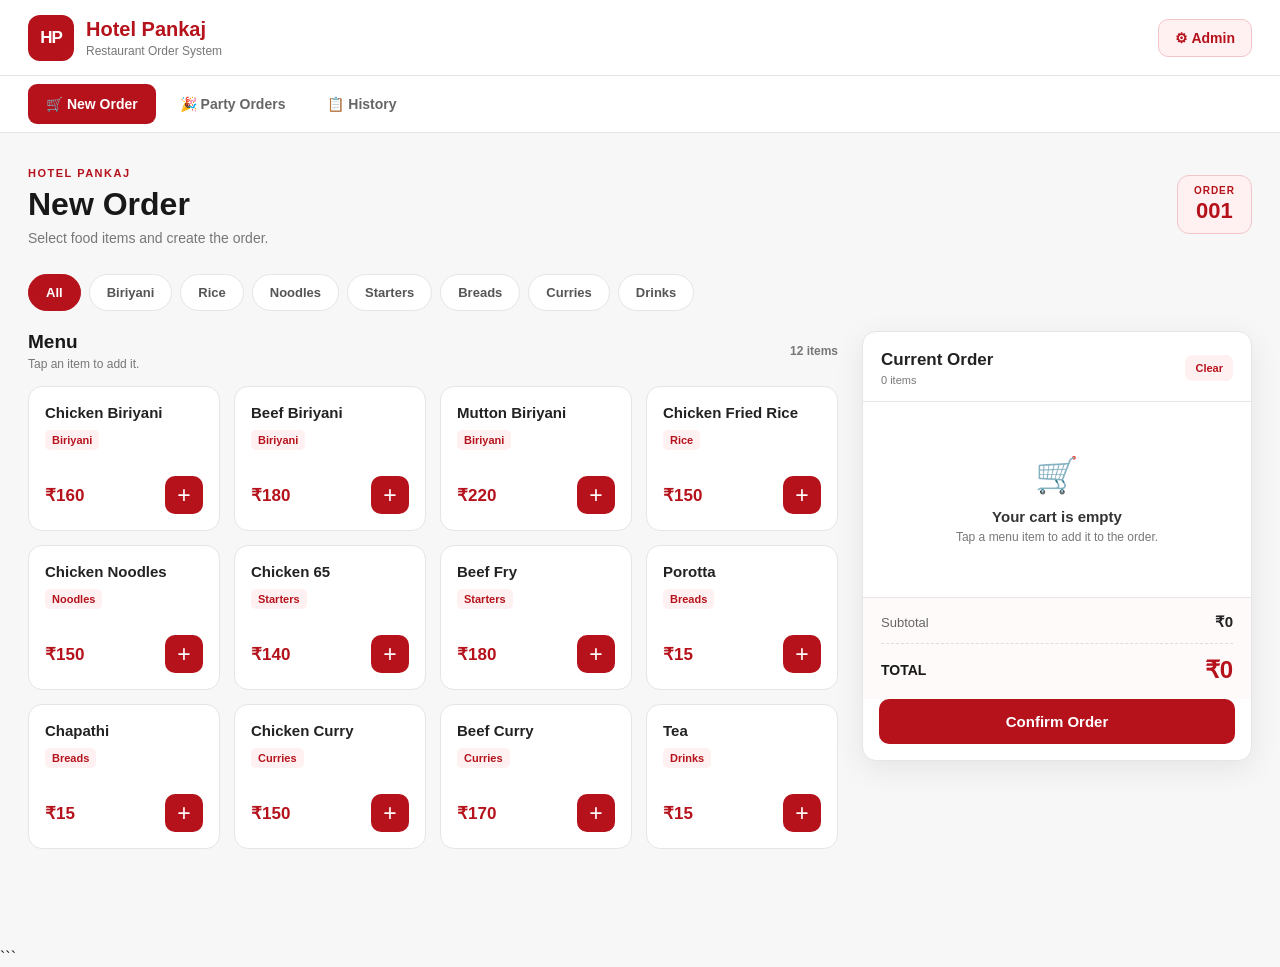
<file: index.html>
<!DOCTYPE html>
<html lang="en">

<head>
    <meta charset="UTF-8">

    <meta
        name="viewport"
        content="width=device-width, initial-scale=1.0"
    >

    <meta
        name="theme-color"
        content="#b5121b"
    >

    <meta
        name="description"
        content="Hotel Pankaj Restaurant Order System"
    >

    <title>Hotel Pankaj | Orders</title>

    <link
        rel="stylesheet"
        href="style.css"
    >
</head>

<body>

<header class="topbar">

    <div class="brand">

        <div class="brand-logo">
            HP
        </div>

        <div>
            <h1>Hotel Pankaj</h1>
            <p>Restaurant Order System</p>
        </div>

    </div>

    <a
        href="admin.html"
        class="admin-link"
    >
        ⚙ Admin
    </a>

</header>


<nav class="nav">

    <button
        class="nav-btn active"
        onclick="showPage('orderPage', this)"
    >
        🛒 New Order
    </button>

    <button
        class="nav-btn"
        onclick="showPage('partyPage', this)"
    >
        🎉 Party Orders
    </button>

    <button
        class="nav-btn"
        onclick="showPage('historyPage', this)"
    >
        📋 History
    </button>

</nav>


<main>


<!-- =========================
     NEW ORDER
========================= -->

<section
    id="orderPage"
    class="page active"
>

    <div class="page-title">

        <div>
            <span>HOTEL PANKAJ</span>

            <h2>New Order</h2>

            <p>
                Select food items and create the order.
            </p>
        </div>

        <div class="order-number">
            ORDER
            <strong id="orderNumber">001</strong>
        </div>

    </div>


    <div
        id="categories"
        class="categories"
    ></div>


    <div class="order-layout">


        <!-- MENU -->

        <section class="menu-area">

            <div class="section-title">

                <div>
                    <h3>Menu</h3>
                    <p>Tap an item to add it.</p>
                </div>

                <span id="menuCount">
                    0 items
                </span>

            </div>


            <div
                id="menuGrid"
                class="menu-grid"
            ></div>

        </section>


        <!-- CART -->

        <aside
            id="cartPanel"
            class="cart-panel"
        >

            <div class="cart-header">

                <div>
                    <h3>Current Order</h3>

                    <span id="cartCount">
                        0 items
                    </span>
                </div>

                <button
                    onclick="clearCart()"
                    class="clear-btn"
                >
                    Clear
                </button>

            </div>


            <div
                id="cartItems"
                class="cart-items"
            ></div>


            <div class="cart-total">

                <div>
                    <span>Subtotal</span>

                    <strong id="subtotal">
                        ₹0
                    </strong>
                </div>

                <div class="grand-total">

                    <span>TOTAL</span>

                    <strong id="total">
                        ₹0
                    </strong>

                </div>

            </div>


            <button
                class="confirm-btn"
                onclick="confirmOrder()"
            >
                Confirm Order
            </button>

        </aside>

    </div>

</section>



<!-- =========================
     PARTY ORDERS
========================= -->

<section
    id="partyPage"
    class="page"
>

    <div class="page-title">

        <div>

            <span>HOTEL PANKAJ</span>

            <h2>Party Orders</h2>

            <p>
                Manage party and catering orders.
            </p>

        </div>

        <button
            class="primary-btn"
            onclick="openPartyModal()"
        >
            + New Party Order
        </button>

    </div>


    <div
        id="partyOrders"
        class="party-list"
    ></div>

</section>



<!-- =========================
     HISTORY
========================= -->

<section
    id="historyPage"
    class="page"
>

    <div class="page-title">

        <div>

            <span>HOTEL PANKAJ</span>

            <h2>Order History</h2>

            <p>
                Previously confirmed orders.
            </p>

        </div>

    </div>


    <div
        id="history"
        class="history-list"
    ></div>

</section>

</main>



<!-- MOBILE CART -->

<div
    id="mobileCart"
    class="mobile-cart"
    onclick="toggleMobileCart()"
>

    <span>
        🛒
        <b id="mobileCount">0 items</b>
    </span>

    <strong id="mobileTotal">
        ₹0
    </strong>

    <span>→</span>

</div>



<!-- =========================
     PARTY MODAL
========================= -->

<div
    id="partyModal"
    class="modal"
>

    <div class="modal-box">

        <div class="modal-header">

            <div>

                <span>HOTEL PANKAJ</span>

                <h2>New Party Order</h2>

            </div>

            <button
                onclick="closePartyModal()"
                class="close-btn"
            >
                ×
            </button>

        </div>


        <div class="form-grid">

            <div class="form-group">

                <label>
                    Customer / Party Name
                </label>

                <input
                    id="partyName"
                    type="text"
                    placeholder="Customer name"
                >

            </div>


            <div class="form-group">

                <label>
                    Phone
                </label>

                <input
                    id="partyPhone"
                    type="tel"
                    placeholder="Phone number"
                >

            </div>


            <div class="form-group">

                <label>
                    Event Date
                </label>

                <input
                    id="partyDate"
                    type="date"
                >

            </div>


            <div class="form-group">

                <label>
                    Number of People
                </label>

                <input
                    id="partyPeople"
                    type="number"
                    min="1"
                    placeholder="50"
                >

            </div>

        </div>


        <div class="party-items-header">

            <h3>Items</h3>

            <button
                class="small-btn"
                onclick="addPartyItem()"
            >
                + Add Item
            </button>

        </div>


        <div
            id="partyItems"
            class="party-items"
        ></div>


        <div class="form-group">

            <label>Notes</label>

            <textarea
                id="partyNotes"
                placeholder="Special requirements..."
            ></textarea>

        </div>


        <div class="form-group">

            <label>
                Advance Payment
            </label>

            <input
                id="partyAdvance"
                type="number"
                min="0"
                placeholder="₹0"
                oninput="updatePartyTotal()"
            >

        </div>


        <div class="party-total">

            <span>Total</span>

            <strong id="partyTotal">
                ₹0
            </strong>

        </div>


        <div class="modal-actions">

            <button
                class="secondary-btn"
                onclick="closePartyModal()"
            >
                Cancel
            </button>

            <button
                class="primary-btn"
                onclick="savePartyOrder()"
            >
                Save Party Order
            </button>

        </div>

    </div>

</div>



<!-- =========================
     BILL MODAL
========================= -->

<div
    id="billModal"
    class="modal"
>

    <div class="modal-box bill-box">

        <div class="modal-header">

            <div>

                <span>HOTEL PANKAJ</span>

                <h2>Order Bill</h2>

            </div>

            <button
                onclick="closeBill()"
                class="close-btn"
            >
                ×
            </button>

        </div>


        <div
            id="billContent"
            class="bill-content"
        ></div>


        <div class="modal-actions">

            <button
                class="secondary-btn"
                onclick="closeBill()"
            >
                Close
            </button>

            <button
                class="primary-btn"
                onclick="printBill()"
            >
                🖨 Print
            </button>

        </div>

    </div>

</div>


<script src="app.js"></script>

</body>
</html>
```
</file>
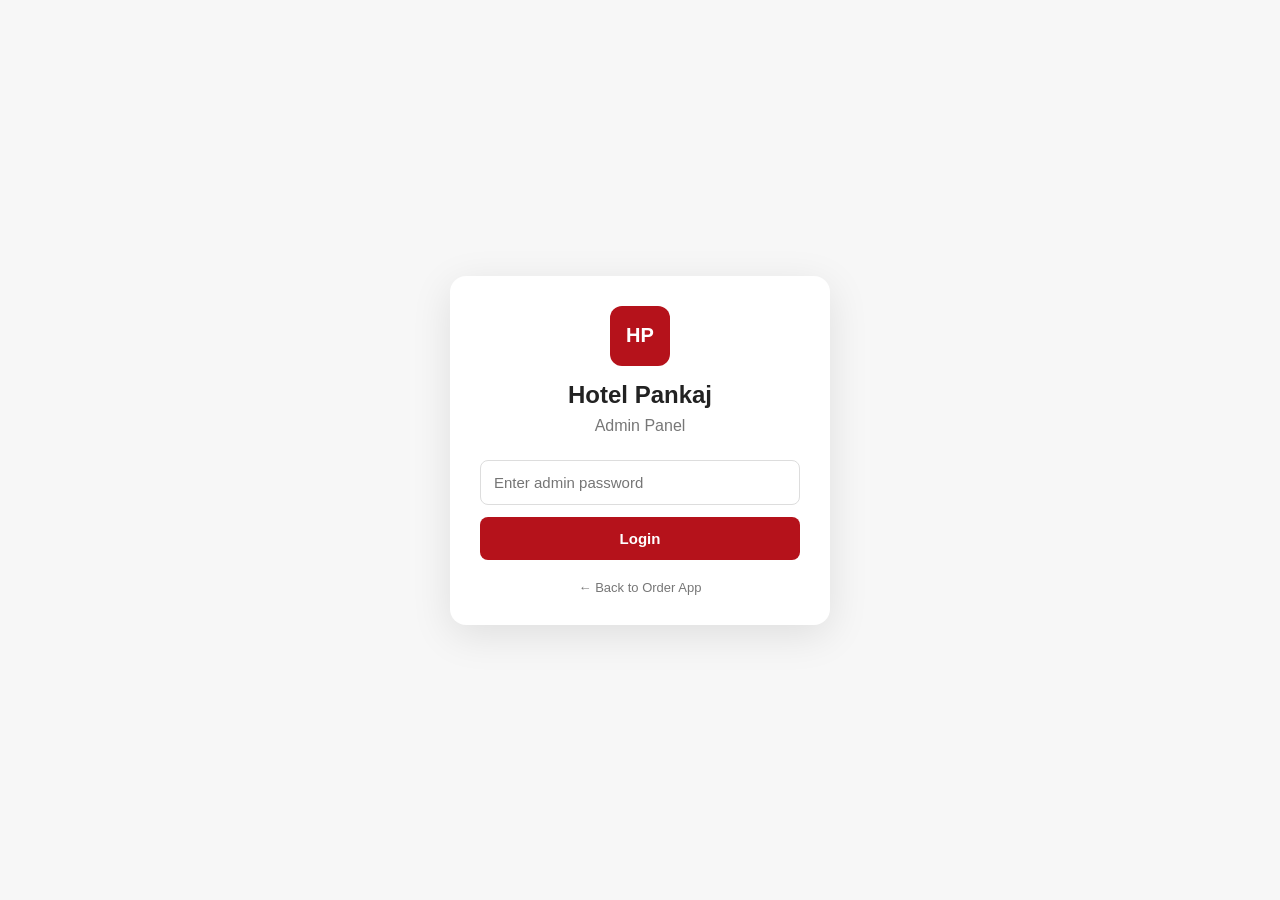
<file: admin.html>
<!DOCTYPE html>
<html lang="en">

<head>

    <meta charset="UTF-8">

    <meta
        name="viewport"
        content="width=device-width, initial-scale=1.0"
    >

    <meta
        name="theme-color"
        content="#b5121b"
    >

    <title>Hotel Pankaj | Admin Panel</title>

    <link
        rel="stylesheet"
        href="admin.css"
    >

</head>

<body>

<header class="admin-header">

    <div class="brand">

        <div class="brand-logo">
            HP
        </div>

        <div>

            <h1>
                Hotel Pankaj
            </h1>

            <p>
                Admin Panel
            </p>

        </div>

    </div>

    <div class="header-actions">

        <button
            class="logout-btn"
            onclick="logoutAdmin()"
        >
            Logout
        </button>

        <a
            href="index.html"
            class="back-btn"
        >
            ← Order App
        </a>

    </div>

</header>


<main class="admin-container">

    <section class="dashboard-header">

        <div>

            <span class="eyebrow">
                MENU MANAGEMENT
            </span>

            <h2>
                Manage Menu
            </h2>

            <p>
                Add, edit or remove food items and prices.
            </p>

        </div>

        <button
            class="add-main-btn"
            onclick="showAddForm()"
        >
            + Add Item
        </button>

    </section>


    <section class="stats">

        <div class="stat-card">

            <span>
                Menu Items
            </span>

            <strong id="totalItems">
                0
            </strong>

        </div>

        <div class="stat-card">

            <span>
                Categories
            </span>

            <strong id="totalCategories">
                0
            </strong>

        </div>

        <div class="stat-card">

            <span>
                Orders
            </span>

            <strong id="totalOrders">
                0
            </strong>

        </div>

        <div class="stat-card">

            <span>
                Party Orders
            </span>

            <strong id="totalPartyOrders">
                0
            </strong>

        </div>

    </section>


    <section
        id="addItemSection"
        class="admin-card hidden"
    >

        <div class="card-title">

            <div>

                <span class="eyebrow">
                    NEW ITEM
                </span>

                <h3>
                    Add Menu Item
                </h3>

            </div>

            <button
                class="close-form-btn"
                onclick="hideAddForm()"
            >
                ×
            </button>

        </div>


        <form
            onsubmit="addNewItem(event)"
            class="item-form"
        >

            <div class="form-group">

                <label>
                    Item Name
                </label>

                <input
                    id="itemName"
                    type="text"
                    placeholder="Chicken Biriyani"
                    required
                >

            </div>


            <div class="form-group">

                <label>
                    Category
                </label>

                <select
                    id="itemCategory"
                    onchange="handleCategoryChange('add')"
                    required
                >

                    <option value="">
                        Select Category
                    </option>

                </select>

                <input
                    id="newCategory"
                    type="text"
                    placeholder="Enter new category"
                    style="display:none;"
                >

            </div>


            <div class="form-group">

                <label>
                    Price
                </label>

                <input
                    id="itemPrice"
                    type="number"
                    min="0"
                    step="0.01"
                    placeholder="160"
                    required
                >

            </div>


            <div class="form-actions">

                <button
                    type="button"
                    class="cancel-btn"
                    onclick="hideAddForm()"
                >
                    Cancel
                </button>

                <button
                    type="submit"
                    class="save-btn"
                >
                    Add Item
                </button>

            </div>

        </form>

    </section>


    <section class="admin-card">

        <div class="card-title">

            <div>

                <span class="eyebrow">
                    CURRENT MENU
                </span>

                <h3>
                    Menu Items
                </h3>

            </div>

            <input
                id="searchInput"
                class="search-input"
                type="search"
                placeholder="Search items..."
                oninput="renderAdminMenu()"
            >

        </div>


        <div
            id="menuList"
            class="menu-list"
        >
        </div>

    </section>


    <section class="admin-card">

        <div class="card-title">

            <div>

                <span class="eyebrow">
                    DATA
                </span>

                <h3>
                    System Data
                </h3>

            </div>

        </div>


        <div class="data-actions">

            <button
                class="secondary-btn"
                onclick="exportData()"
            >
                Export Data
            </button>

            <button
                class="danger-btn"
                onclick="resetData()"
            >
                Reset All Data
            </button>

        </div>

    </section>

</main>


<div
    id="editModal"
    class="modal"
>

    <div class="modal-box">

        <div class="modal-header">

            <div>

                <span class="eyebrow">
                    EDIT ITEM
                </span>

                <h2>
                    Update Menu Item
                </h2>

            </div>

            <button
                class="modal-close"
                onclick="closeEditModal()"
            >
                ×
            </button>

        </div>


        <div class="form-group">

            <label>
                Item Name
            </label>

            <input
                id="editName"
                type="text"
            >

        </div>


        <div class="form-group">

            <label>
                Category
            </label>

            <select
                id="editCategory"
                onchange="handleCategoryChange('edit')"
            >

                <option value="">
                    Select Category
                </option>

            </select>

            <input
                id="editNewCategory"
                type="text"
                placeholder="Enter new category"
                style="display:none;"
            >

        </div>


        <div class="form-group">

            <label>
                Price
            </label>

            <input
                id="editPrice"
                type="number"
                min="0"
                step="0.01"
            >

        </div>


        <div class="form-actions">

            <button
                class="cancel-btn"
                onclick="closeEditModal()"
            >
                Cancel
            </button>

            <button
                class="save-btn"
                onclick="saveEditedItem()"
            >
                Save Changes
            </button>

        </div>

    </div>

</div>


<script src="admin.js"></script>

</body>

</html>
</file>
<file: style.css>
* {
    margin: 0;
    padding: 0;
    box-sizing: border-box;
}

html {
    scroll-behavior: smooth;
}

body {
    font-family: Arial, Helvetica, sans-serif;
    background: #f7f7f7;
    color: #222;
    min-height: 100vh;
}

:root {
    --red: #b5121b;
    --red-dark: #8f0d14;
    --red-light: #fff1f2;
    --white: #ffffff;
    --black: #181818;
    --text: #242424;
    --muted: #777;
    --border: #e5e5e5;
    --bg: #f7f7f7;
    --green: #18864b;
    --shadow: 0 8px 30px rgba(0, 0, 0, 0.08);
    --radius: 14px;
}

/* =========================
   TOP BAR
========================= */

.topbar {
    height: 76px;
    background: var(--white);
    border-bottom: 1px solid var(--border);
    display: flex;
    align-items: center;
    justify-content: space-between;
    padding: 0 28px;
    position: sticky;
    top: 0;
    z-index: 100;
}

.brand {
    display: flex;
    align-items: center;
    gap: 12px;
}

.brand-logo {
    width: 46px;
    height: 46px;
    border-radius: 12px;
    background: var(--red);
    color: white;
    display: flex;
    align-items: center;
    justify-content: center;
    font-size: 17px;
    font-weight: 900;
    letter-spacing: -1px;
}

.brand h1 {
    font-size: 20px;
    line-height: 1.1;
    color: var(--red);
    font-weight: 800;
}

.brand p {
    margin-top: 4px;
    color: var(--muted);
    font-size: 12px;
}

.admin-link {
    text-decoration: none;
    color: var(--red);
    background: var(--red-light);
    border: 1px solid #f2c5c8;
    padding: 10px 16px;
    border-radius: 10px;
    font-weight: 700;
    font-size: 14px;
    transition: 0.2s;
}

.admin-link:hover {
    background: var(--red);
    color: white;
}

/* =========================
   NAVIGATION
========================= */

.nav {
    background: white;
    border-bottom: 1px solid var(--border);
    display: flex;
    gap: 6px;
    padding: 8px 28px;
    position: sticky;
    top: 76px;
    z-index: 90;
}

.nav-btn {
    border: none;
    background: transparent;
    color: #666;
    padding: 12px 18px;
    border-radius: 9px;
    font-size: 14px;
    font-weight: 700;
    cursor: pointer;
    transition: 0.2s;
}

.nav-btn:hover {
    background: #f7f7f7;
    color: var(--red);
}

.nav-btn.active {
    background: var(--red);
    color: white;
}

/* =========================
   MAIN
========================= */

main {
    max-width: 1450px;
    margin: auto;
    padding: 30px 28px 100px;
}

.page {
    display: none;
}

.page.active {
    display: block;
}

.page-title {
    display: flex;
    align-items: center;
    justify-content: space-between;
    gap: 20px;
    margin-bottom: 28px;
}

.page-title > div:first-child > span {
    color: var(--red);
    font-size: 11px;
    font-weight: 900;
    letter-spacing: 1.5px;
}

.page-title h2 {
    font-size: 32px;
    margin-top: 5px;
    color: var(--black);
}

.page-title p {
    margin-top: 7px;
    color: var(--muted);
    font-size: 14px;
}

/* =========================
   ORDER NUMBER
========================= */

.order-number {
    background: var(--red-light);
    border: 1px solid #f1c6c9;
    color: var(--red);
    border-radius: 12px;
    padding: 9px 16px;
    font-size: 10px;
    font-weight: 800;
    letter-spacing: 1px;
    text-align: center;
}

.order-number strong {
    display: block;
    font-size: 22px;
    letter-spacing: 0;
    margin-top: 2px;
}

/* =========================
   BUTTONS
========================= */

.primary-btn {
    border: none;
    background: var(--red);
    color: white;
    padding: 12px 18px;
    border-radius: 10px;
    font-size: 14px;
    font-weight: 800;
    cursor: pointer;
    transition: 0.2s;
}

.primary-btn:hover {
    background: var(--red-dark);
    transform: translateY(-1px);
}

.secondary-btn {
    border: 1px solid var(--border);
    background: white;
    color: #444;
    padding: 12px 18px;
    border-radius: 10px;
    font-size: 14px;
    font-weight: 700;
    cursor: pointer;
}

.secondary-btn:hover {
    background: #f5f5f5;
}

.small-btn {
    border: none;
    background: var(--red);
    color: white;
    padding: 8px 12px;
    border-radius: 8px;
    font-weight: 700;
    cursor: pointer;
}

/* =========================
   CATEGORIES
========================= */

.categories {
    display: flex;
    gap: 8px;
    overflow-x: auto;
    padding-bottom: 15px;
    margin-bottom: 5px;
    scrollbar-width: none;
}

.categories::-webkit-scrollbar {
    display: none;
}

.category-btn {
    flex-shrink: 0;
    border: 1px solid var(--border);
    background: white;
    color: #555;
    padding: 10px 17px;
    border-radius: 30px;
    font-size: 13px;
    font-weight: 700;
    cursor: pointer;
    transition: 0.2s;
}

.category-btn:hover {
    border-color: var(--red);
    color: var(--red);
}

.category-btn.active {
    background: var(--red);
    color: white;
    border-color: var(--red);
}

/* =========================
   ORDER LAYOUT
========================= */

.order-layout {
    display: grid;
    grid-template-columns: minmax(0, 1fr) 390px;
    gap: 24px;
    align-items: start;
}

.section-title {
    display: flex;
    justify-content: space-between;
    align-items: center;
    margin-bottom: 15px;
}

.section-title h3 {
    font-size: 19px;
    color: var(--black);
}

.section-title p {
    margin-top: 4px;
    color: var(--muted);
    font-size: 12px;
}

.section-title > span {
    font-size: 12px;
    color: var(--muted);
    font-weight: 700;
}

/* =========================
   MENU
========================= */

.menu-grid {
    display: grid;
    grid-template-columns: repeat(auto-fill, minmax(180px, 1fr));
    gap: 14px;
}

.menu-card {
    background: white;
    border: 1px solid var(--border);
    border-radius: var(--radius);
    padding: 16px;
    min-height: 145px;
    display: flex;
    flex-direction: column;
    justify-content: space-between;
    transition: transform 0.18s, box-shadow 0.18s, border-color 0.18s;
}

.menu-card:hover {
    transform: translateY(-2px);
    border-color: #e8aeb2;
    box-shadow: 0 8px 22px rgba(0, 0, 0, 0.07);
}

.menu-card-info h3 {
    font-size: 15px;
    line-height: 1.35;
    color: #222;
}

.menu-card-info span {
    display: inline-block;
    margin-top: 7px;
    font-size: 11px;
    color: var(--red);
    background: var(--red-light);
    padding: 4px 7px;
    border-radius: 5px;
    font-weight: 700;
}

.menu-card-bottom {
    display: flex;
    align-items: center;
    justify-content: space-between;
    margin-top: 15px;
}

.menu-card-bottom strong {
    color: var(--red);
    font-size: 17px;
}

.add-btn {
    width: 38px;
    height: 38px;
    border: none;
    border-radius: 10px;
    background: var(--red);
    color: white;
    font-size: 23px;
    line-height: 1;
    cursor: pointer;
    transition: 0.2s;
}

.add-btn:hover {
    background: var(--red-dark);
    transform: scale(1.05);
}

/* =========================
   CART
========================= */

.cart-panel {
    background: white;
    border: 1px solid var(--border);
    border-radius: var(--radius);
    box-shadow: var(--shadow);
    position: sticky;
    top: 135px;
    overflow: hidden;
}

.cart-header {
    padding: 18px 18px 15px;
    border-bottom: 1px solid var(--border);
    display: flex;
    align-items: center;
    justify-content: space-between;
}

.cart-header h3 {
    font-size: 17px;
}

.cart-header span {
    display: block;
    margin-top: 4px;
    font-size: 11px;
    color: var(--muted);
}

.clear-btn {
    border: none;
    background: #fff0f1;
    color: var(--red);
    padding: 7px 10px;
    border-radius: 7px;
    font-size: 11px;
    font-weight: 800;
    cursor: pointer;
}

.cart-items {
    max-height: 440px;
    overflow-y: auto;
    padding: 8px 16px;
}

.cart-item {
    display: flex;
    justify-content: space-between;
    gap: 10px;
    padding: 14px 0;
    border-bottom: 1px solid #f0f0f0;
}

.cart-item:last-child {
    border-bottom: none;
}

.cart-item-info {
    min-width: 0;
}

.cart-item-info h4 {
    font-size: 14px;
    white-space: nowrap;
    overflow: hidden;
    text-overflow: ellipsis;
}

.cart-item-info small {
    display: block;
    color: var(--muted);
    font-size: 11px;
    margin-top: 4px;
}

.cart-item > strong {
    color: var(--red);
    font-size: 14px;
    white-space: nowrap;
}

.quantity-control {
    display: flex;
    align-items: center;
    gap: 8px;
    margin-top: 9px;
}

.quantity-control button {
    width: 25px;
    height: 25px;
    border: 1px solid #ddd;
    background: white;
    border-radius: 6px;
    cursor: pointer;
    font-size: 16px;
    color: var(--red);
    font-weight: 800;
}

.quantity-control span {
    min-width: 18px;
    text-align: center;
    font-size: 13px;
    font-weight: 800;
}

.cart-total {
    padding: 15px 18px;
    border-top: 1px solid var(--border);
    background: #fffafa;
}

.cart-total > div {
    display: flex;
    justify-content: space-between;
    align-items: center;
}

.cart-total span {
    color: #666;
    font-size: 13px;
}

.cart-total strong {
    font-size: 15px;
}

.grand-total {
    margin-top: 12px;
    padding-top: 12px;
    border-top: 1px dashed #ddd;
}

.grand-total span {
    color: var(--black);
    font-size: 14px;
    font-weight: 900;
}

.grand-total strong {
    color: var(--red);
    font-size: 24px;
}

.confirm-btn {
    width: calc(100% - 32px);
    margin: 0 16px 16px;
    border: none;
    background: var(--red);
    color: white;
    padding: 14px;
    border-radius: 10px;
    font-size: 15px;
    font-weight: 900;
    cursor: pointer;
    transition: 0.2s;
}

.confirm-btn:hover {
    background: var(--red-dark);
}

/* =========================
   EMPTY STATES
========================= */

.empty-cart,
.empty-state {
    text-align: center;
    padding: 45px 20px;
    color: var(--muted);
}

.empty-icon {
    font-size: 35px;
    margin-bottom: 12px;
}

.empty-cart h3,
.empty-state h3 {
    color: #333;
    font-size: 15px;
    margin-bottom: 5px;
}

.empty-cart p,
.empty-state p {
    font-size: 12px;
}

/* =========================
   MOBILE CART
========================= */

.mobile-cart {
    display: none;
    position: fixed;
    bottom: 15px;
    left: 15px;
    right: 15px;
    z-index: 200;
    background: var(--red);
    color: white;
    padding: 14px 17px;
    border-radius: 13px;
    box-shadow: 0 8px 25px rgba(0, 0, 0, 0.25);
    align-items: center;
    justify-content: space-between;
    cursor: pointer;
}

.mobile-cart span {
    display: flex;
    align-items: center;
    gap: 7px;
    font-size: 14px;
}

.mobile-cart b {
    font-size: 13px;
}

.mobile-cart strong {
    font-size: 17px;
}

/* =========================
   PARTY ORDERS
========================= */

.party-list {
    display: grid;
    gap: 14px;
}

.party-card {
    background: white;
    border: 1px solid var(--border);
    border-radius: var(--radius);
    padding: 18px;
    display: flex;
    justify-content: space-between;
    gap: 20px;
}

.party-card-main h3 {
    font-size: 17px;
    margin-bottom: 8px;
}

.party-card-main p {
    font-size: 12px;
    color: var(--muted);
    margin-top: 5px;
}

.party-card-money {
    min-width: 130px;
    text-align: right;
    display: flex;
    flex-direction: column;
    gap: 4px;
}

.party-card-money span {
    color: var(--muted);
    font-size: 11px;
}

.party-card-money strong {
    color: var(--red);
    font-size: 21px;
}

.party-card-money small {
    font-size: 11px;
    color: #666;
}

/* =========================
   MODAL
========================= */

.modal {
    display: none;
    position: fixed;
    inset: 0;
    background: rgba(0, 0, 0, 0.55);
    z-index: 500;
    padding: 20px;
    overflow-y: auto;
    align-items: center;
    justify-content: center;
}

.modal.active {
    display: flex;
}

.modal-box {
    width: 100%;
    max-width: 650px;
    background: white;
    border-radius: 17px;
    box-shadow: 0 25px 70px rgba(0, 0, 0, 0.25);
    padding: 24px;
    max-height: 90vh;
    overflow-y: auto;
}

.bill-box {
    max-width: 520px;
}

.modal-header {
    display: flex;
    justify-content: space-between;
    align-items: flex-start;
    gap: 20px;
    margin-bottom: 25px;
}

.modal-header span {
    color: var(--red);
    font-size: 10px;
    font-weight: 900;
    letter-spacing: 1.5px;
}

.modal-header h2 {
    font-size: 23px;
    margin-top: 4px;
}

.modal-header p {
    margin-top: 5px;
    font-size: 12px;
    color: var(--muted);
}

.close-btn {
    border: none;
    background: #f5f5f5;
    width: 34px;
    height: 34px;
    border-radius: 8px;
    font-size: 22px;
    cursor: pointer;
    color: #555;
}

.close-btn:hover {
    background: #ffe9ea;
    color: var(--red);
}

/* =========================
   FORMS
========================= */

.form-grid {
    display: grid;
    grid-template-columns: repeat(2, 1fr);
    gap: 16px;
    margin-bottom: 22px;
}

.form-group {
    margin-bottom: 17px;
}

.form-group label {
    display: block;
    font-size: 12px;
    font-weight: 800;
    color: #444;
    margin-bottom: 7px;
}

.form-group input,
.form-group textarea,
.party-item-select,
.party-item-qty {
    width: 100%;
    border: 1px solid #ddd;
    background: white;
    border-radius: 9px;
    padding: 11px 12px;
    font-family: inherit;
    font-size: 13px;
    outline: none;
    transition: 0.2s;
}

.form-group textarea {
    resize: vertical;
    min-height: 80px;
}

.form-group input:focus,
.form-group textarea:focus,
.party-item-select:focus,
.party-item-qty:focus {
    border-color: var(--red);
    box-shadow: 0 0 0 3px rgba(181, 18, 27, 0.08);
}

/* =========================
   PARTY ITEMS
========================= */

.party-items-header {
    display: flex;
    align-items: center;
    justify-content: space-between;
    margin-bottom: 12px;
}

.party-items-header h3 {
    font-size: 16px;
}

.party-items {
    margin-bottom: 22px;
}

.party-item-row {
    display: grid;
    grid-template-columns: minmax(0, 1fr) 80px 38px;
    gap: 8px;
    margin-bottom: 9px;
    align-items: center;
}

.remove-party-btn {
    width: 36px;
    height: 38px;
    border: none;
    background: #fff0f1;
    color: var(--red);
    border-radius: 8px;
    font-size: 20px;
    cursor: pointer;
}

.party-total {
    display: flex;
    justify-content: space-between;
    align-items: center;
    background: var(--red-light);
    border: 1px solid #f2c6c9;
    padding: 15px 17px;
    border-radius: 10px;
    margin-bottom: 20px;
}

.party-total span {
    font-weight: 800;
    font-size: 14px;
}

.party-total strong {
    color: var(--red);
    font-size: 23px;
}

.modal-actions {
    display: flex;
    justify-content: flex-end;
    gap: 10px;
    padding-top: 5px;
}

/* =========================
   BILL
========================= */

.bill-content {
    border: 1px solid #eee;
    padding: 22px;
    border-radius: 10px;
    background: white;
}

.bill-heading {
    text-align: center;
    margin-bottom: 18px;
}

.bill-heading h2 {
    color: var(--red);
    font-size: 23px;
}

.bill-heading p {
    color: var(--muted);
    font-size: 12px;
    margin-top: 4px;
}

.bill-divider {
    border-top: 1px dashed #ccc;
    margin: 14px 0;
}

.bill-row {
    display: flex;
    justify-content: space-between;
    gap: 15px;
    padding: 7px 0;
    font-size: 13px;
}

.bill-row span {
    color: #555;
}

.bill-row strong {
    color: #222;
    text-align: right;
}

.bill-total {
    display: flex;
    justify-content: space-between;
    align-items: center;
    padding-top: 6px;
}

.bill-total span {
    font-weight: 900;
    font-size: 14px;
}

.bill-total strong {
    color: var(--red);
    font-size: 24px;
}

/* =========================
   HISTORY
========================= */

.history-list {
    display: grid;
    gap: 10px;
}

.history-card {
    background: white;
    border: 1px solid var(--border);
    border-radius: 12px;
    padding: 15px 18px;
    display: flex;
    justify-content: space-between;
    align-items: center;
    gap: 15px;
    cursor: pointer;
    transition: 0.2s;
}

.history-card:hover {
    border-color: #e4a8ac;
    transform: translateX(2px);
}

/*
   If app.js wraps the clickable
   history information inside
   .history-card-main
*/

.history-card-main {
    flex: 1;
    min-width: 0;
}

.history-card h3 {
    font-size: 15px;
    color: #222;
}

.history-card p {
    margin-top: 5px;
    color: var(--muted);
    font-size: 11px;
}

.history-card > strong {
    color: var(--red);
    font-size: 18px;
    white-space: nowrap;
}

/* =========================
   HISTORY DELETE BUTTON
========================= */

.history-delete-btn {
    flex-shrink: 0;
    width: 36px;
    height: 36px;

    display: flex;
    align-items: center;
    justify-content: center;

    border: 1px solid #f2c5c8;
    border-radius: 9px;

    background: #fff1f2;
    color: var(--red);

    font-size: 16px;
    font-weight: 800;

    cursor: pointer;

    transition:
        background 0.2s ease,
        color 0.2s ease,
        border-color 0.2s ease,
        transform 0.2s ease;
}

.history-delete-btn:hover {
    background: var(--red);
    color: white;
    border-color: var(--red);
    transform: scale(1.05);
}

.history-delete-btn:active {
    transform: scale(0.94);
}

/*
   Prevent delete button from
   looking like the history card
   itself when clicked.
*/

.history-delete-btn:focus {
    outline: none;
}

.history-delete-btn:focus-visible {
    outline: 3px solid rgba(181, 18, 27, 0.2);
    outline-offset: 2px;
}

/* =========================
   SCROLLBAR
========================= */

::-webkit-scrollbar {
    width: 7px;
    height: 7px;
}

::-webkit-scrollbar-track {
    background: #f5f5f5;
}

::-webkit-scrollbar-thumb {
    background: #ccc;
    border-radius: 20px;
}

::-webkit-scrollbar-thumb:hover {
    background: #aaa;
}

/* =========================
   TABLET
========================= */

@media (max-width: 1050px) {

    .order-layout {
        grid-template-columns: minmax(0, 1fr) 330px;
        gap: 16px;
    }

    .menu-grid {
        grid-template-columns: repeat(auto-fill, minmax(160px, 1fr));
    }

    main {
        padding-left: 18px;
        padding-right: 18px;
    }

    .topbar {
        padding-left: 18px;
        padding-right: 18px;
    }

    .nav {
        padding-left: 18px;
        padding-right: 18px;
    }
}

/* =========================
   MOBILE
========================= */

@media (max-width: 760px) {

    body {
        padding-bottom: 75px;
    }

    .topbar {
        height: 66px;
        padding: 0 14px;
    }

    .brand-logo {
        width: 40px;
        height: 40px;
        border-radius: 10px;
        font-size: 15px;
    }

    .brand h1 {
        font-size: 17px;
    }

    .brand p {
        font-size: 10px;
    }

    .admin-link {
        padding: 8px 11px;
        font-size: 12px;
    }

    .nav {
        top: 66px;
        padding: 6px 8px;
        gap: 3px;
        overflow-x: auto;
        scrollbar-width: none;
    }

    .nav::-webkit-scrollbar {
        display: none;
    }

    .nav-btn {
        flex: 1;
        min-width: 100px;
        padding: 10px 8px;
        font-size: 12px;
    }

    main {
        padding: 20px 13px 30px;
    }

    .page-title {
        align-items: flex-start;
        flex-direction: column;
        margin-bottom: 20px;
        gap: 14px;
    }

    .page-title h2 {
        font-size: 27px;
    }

    .order-number {
        align-self: stretch;
        display: flex;
        justify-content: space-between;
        align-items: center;
        text-align: left;
        padding: 10px 14px;
    }

    .order-number strong {
        display: inline;
        margin: 0;
        font-size: 18px;
    }

    .order-layout {
        display: block;
    }

    .menu-grid {
        grid-template-columns: repeat(2, minmax(0, 1fr));
        gap: 10px;
    }

    .menu-card {
        min-height: 140px;
        padding: 13px;
        border-radius: 12px;
    }

    .menu-card-info h3 {
        font-size: 13px;
    }

    .menu-card-bottom strong {
        font-size: 15px;
    }

    .add-btn {
        width: 34px;
        height: 34px;
        font-size: 20px;
    }

    .cart-panel {
        display: none;
        position: fixed;
        inset: auto 0 0 0;
        z-index: 300;
        border-radius: 18px 18px 0 0;
        max-height: 85vh;
        overflow-y: auto;
        box-shadow: 0 -10px 35px rgba(0, 0, 0, 0.2);
    }

    .cart-panel.mobile-open {
        display: block;
    }

    .mobile-cart {
        display: flex;
    }

    .cart-items {
        max-height: 38vh;
    }

    .party-card {
        flex-direction: column;
        gap: 15px;
    }

    .party-card-money {
        text-align: left;
        min-width: auto;
    }

    .form-grid {
        grid-template-columns: 1fr;
        gap: 0;
    }

    .modal {
        padding: 10px;
        align-items: flex-end;
    }

    .modal-box {
        max-height: 94vh;
        padding: 18px;
        border-radius: 16px 16px 10px 10px;
    }

    .modal-header h2 {
        font-size: 20px;
    }

    .party-item-row {
        grid-template-columns: minmax(0, 1fr) 65px 35px;
    }

    .modal-actions {
        flex-direction: column-reverse;
    }

    .modal-actions button {
        width: 100%;
    }

    /* HISTORY MOBILE */

    .history-card {
        padding: 13px;
        gap: 10px;
    }

    .history-card > strong {
        font-size: 15px;
    }

    .history-delete-btn {
        width: 34px;
        height: 34px;
        border-radius: 8px;
        font-size: 15px;
    }
}

/* =========================
   SMALL MOBILE
========================= */

@media (max-width: 420px) {

    .brand p {
        display: none;
    }

    .admin-link {
        font-size: 0;
        width: 38px;
        height: 38px;
        padding: 0;
        display: flex;
        align-items: center;
        justify-content: center;
    }

    .admin-link::before {
        content: "⚙";
        font-size: 17px;
    }

    .menu-grid {
        grid-template-columns: repeat(2, minmax(0, 1fr));
        gap: 8px;
    }

    .menu-card {
        padding: 11px;
        min-height: 132px;
    }

    .menu-card-info h3 {
        font-size: 12px;
    }

    .menu-card-info span {
        font-size: 9px;
        padding: 3px 5px;
    }

    .menu-card-bottom {
        margin-top: 10px;
    }

    .menu-card-bottom strong {
        font-size: 14px;
    }

    .add-btn {
        width: 32px;
        height: 32px;
    }

    .page-title h2 {
        font-size: 24px;
    }

    .history-delete-btn {
        width: 32px;
        height: 32px;
        font-size: 14px;
    }
}

/* =========================
   PRINT
========================= */

@media print {

    body * {
        visibility: hidden;
    }

    #billModal,
    #billModal * {
        visibility: visible;
    }

    #billModal {
        position: absolute;
        inset: 0;
        background: white;
        display: block;
    }

    #billModal .modal-box {
        max-width: 100%;
        box-shadow: none;
        max-height: none;
        border-radius: 0;
    }

    #billModal .modal-actions {
        display: none;
    }
}

/* =========================
   TOUCH DEVICES
========================= */

@media (hover: none) {

    .menu-card:hover {
        transform: none;
        box-shadow: none;
    }

    .primary-btn:hover {
        transform: none;
    }

    .history-card:hover {
        transform: none;
    }

    .history-delete-btn:hover {
        transform: none;
    }
}

/* =========================
   ACCESSIBILITY
========================= */

button:focus-visible,
a:focus-visible,
input:focus-visible,
textarea:focus-visible,
select:focus-visible {
    outline: 3px solid rgba(181, 18, 27, 0.25);
    outline-offset: 2px;
}
/* =========================
   HISTORY DELETE BUTTON
========================= */

.history-card {
    gap: 16px;
}

.history-card > div:last-child {
    display: flex;
    align-items: center;
    gap: 10px;
}

.history-card button {
    border: 1px solid #f2c5c8;
    background: #fff1f2;
    color: var(--red);
    padding: 7px 11px;
    border-radius: 7px;
    font-family: inherit;
    font-size: 11px;
    font-weight: 800;
    cursor: pointer;
    transition: 0.2s ease;
}

.history-card button:hover {
    background: var(--red);
    color: white;
    border-color: var(--red);
}

.history-card button:active {
    transform: scale(0.96);
}

/* Keep amount + delete button aligned */
.history-card > strong {
    margin-left: auto;
}

/* =========================
   MOBILE HISTORY
========================= */

@media (max-width: 760px) {

    .history-card {
        align-items: flex-start;
    }

    .history-card > div:last-child {
        flex-shrink: 0;
        gap: 7px;
    }

    .history-card button {
        padding: 7px 9px;
        font-size: 10px;
    }

}

@media (max-width: 420px) {

    .history-card {
        gap: 10px;
    }

    .history-card > div:last-child {
        gap: 5px;
    }

    .history-card button {
        padding: 6px 8px;
        font-size: 10px;
    }

}
</file>
<file: admin.css>
* {
    box-sizing: border-box;
    margin: 0;
    padding: 0;
}

body {
    font-family: Arial, sans-serif;
    background: #f7f7f7;
    color: #222;
    min-height: 100vh;
}

button,
input {
    font: inherit;
}

button {
    cursor: pointer;
}

.admin-header {
    background: #b5121b;
    color: white;
    min-height: 76px;
    padding: 14px 5%;
    display: flex;
    align-items: center;
    justify-content: space-between;
    gap: 20px;
}

.brand {
    display: flex;
    align-items: center;
    gap: 12px;
}

.brand-logo {
    width: 48px;
    height: 48px;
    background: white;
    color: #b5121b;
    border-radius: 10px;
    display: flex;
    align-items: center;
    justify-content: center;
    font-weight: 900;
    font-size: 17px;
}

.brand h1 {
    font-size: 21px;
}

.brand p {
    margin-top: 3px;
    font-size: 13px;
    opacity: 0.85;
}

.back-btn {
    text-decoration: none;
    color: #b5121b;
    background: white;
    padding: 10px 16px;
    border-radius: 8px;
    font-weight: 700;
}

.admin-container {
    width: min(1200px, 92%);
    margin: 35px auto;
}

.dashboard-header {
    display: flex;
    justify-content: space-between;
    align-items: flex-end;
    gap: 20px;
    margin-bottom: 25px;
}

.eyebrow {
    color: #b5121b;
    font-size: 11px;
    font-weight: 800;
    letter-spacing: 1.5px;
}

.dashboard-header h2 {
    margin-top: 5px;
    font-size: 32px;
}

.dashboard-header p {
    color: #777;
    margin-top: 6px;
}

.add-main-btn,
.save-btn {
    border: none;
    background: #b5121b;
    color: white;
    padding: 12px 18px;
    border-radius: 8px;
    font-weight: 700;
}

.stats {
    display: grid;
    grid-template-columns: repeat(4, 1fr);
    gap: 15px;
    margin-bottom: 20px;
}

.stat-card {
    background: white;
    border: 1px solid #eee;
    border-radius: 12px;
    padding: 20px;
}

.stat-card span {
    color: #777;
    font-size: 13px;
}

.stat-card strong {
    display: block;
    color: #b5121b;
    font-size: 28px;
    margin-top: 7px;
}

.admin-card {
    background: white;
    border: 1px solid #e9e9e9;
    border-radius: 14px;
    padding: 22px;
    margin-bottom: 20px;
}

.hidden {
    display: none !important;
}

.card-title {
    display: flex;
    justify-content: space-between;
    align-items: center;
    gap: 15px;
    margin-bottom: 20px;
}

.card-title h3 {
    margin-top: 4px;
    font-size: 20px;
}

.search-input {
    width: 240px;
    border: 1px solid #ddd;
    padding: 10px 13px;
    border-radius: 8px;
    outline: none;
}

.search-input:focus,
.form-group input:focus {
    border-color: #b5121b;
}

.close-form-btn,
.modal-close {
    border: none;
    background: #f4f4f4;
    width: 35px;
    height: 35px;
    border-radius: 50%;
    font-size: 22px;
}

.item-form {
    display: grid;
    grid-template-columns: 1.5fr 1fr 1fr auto;
    gap: 15px;
    align-items: end;
}

.form-group label {
    display: block;
    font-size: 13px;
    font-weight: 700;
    margin-bottom: 7px;
}

.form-group input {
    width: 100%;
    padding: 12px;
    border: 1px solid #ddd;
    border-radius: 8px;
    outline: none;
}

.form-actions {
    display: flex;
    gap: 10px;
}

.cancel-btn,
.secondary-btn,
.danger-btn {
    border: none;
    padding: 12px 16px;
    border-radius: 8px;
    font-weight: 700;
}

.cancel-btn,
.secondary-btn {
    background: #eee;
    color: #333;
}

.danger-btn {
    background: #fff0f0;
    color: #b5121b;
}

.menu-list {
    display: flex;
    flex-direction: column;
}

.menu-row {
    display: grid;
    grid-template-columns: 1fr 180px 100px 90px;
    align-items: center;
    gap: 15px;
    padding: 15px 0;
    border-bottom: 1px solid #eee;
}

.menu-row:last-child {
    border-bottom: none;
}

.menu-info h4 {
    font-size: 15px;
}

.menu-info span {
    display: inline-block;
    margin-top: 5px;
    font-size: 12px;
    color: #777;
}

.menu-price {
    font-weight: 800;
    color: #b5121b;
}

.edit-btn,
.delete-btn {
    border: none;
    padding: 9px 12px;
    border-radius: 7px;
    font-weight: 700;
}

.edit-btn {
    background: #eee;
}

.delete-btn {
    background: #fff0f0;
    color: #b5121b;
}

.data-actions {
    display: flex;
    gap: 10px;
}

.modal {
    position: fixed;
    inset: 0;
    background: rgba(0, 0, 0, 0.55);
    display: none;
    align-items: center;
    justify-content: center;
    padding: 20px;
    z-index: 1000;
}

.modal.active {
    display: flex;
}

.modal-box {
    width: min(500px, 100%);
    background: white;
    border-radius: 15px;
    padding: 25px;
}

.modal-header {
    display: flex;
    justify-content: space-between;
    gap: 15px;
    margin-bottom: 25px;
}

.modal-header h2 {
    margin-top: 5px;
}

.modal-box .form-group {
    margin-bottom: 16px;
}

.empty-state {
    text-align: center;
    padding: 40px 20px;
    color: #777;
}

@media (max-width: 800px) {

    .stats {
        grid-template-columns: repeat(2, 1fr);
    }

    .item-form {
        grid-template-columns: 1fr 1fr;
    }

    .menu-row {
        grid-template-columns: 1fr auto;
    }

    .menu-price {
        grid-column: 2;
        grid-row: 1;
    }

    .menu-row .edit-btn,
    .menu-row .delete-btn {
        grid-row: 2;
    }

}

@media (max-width: 550px) {

    .admin-header {
        padding: 12px 4%;
    }

    .brand h1 {
        font-size: 18px;
    }

    .brand-logo {
        width: 42px;
        height: 42px;
    }

    .back-btn {
        padding: 8px 10px;
        font-size: 12px;
    }

    .admin-container {
        width: 94%;
        margin: 25px auto;
    }

    .dashboard-header {
        align-items: stretch;
        flex-direction: column;
    }

    .dashboard-header h2 {
        font-size: 27px;
    }

    .add-main-btn {
        width: 100%;
    }

    .stats {
        gap: 10px;
    }

    .stat-card {
        padding: 15px;
    }

    .stat-card strong {
        font-size: 23px;
    }

    .admin-card {
        padding: 16px;
    }

    .card-title {
        align-items: stretch;
        flex-direction: column;
    }

    .search-input {
        width: 100%;
    }

    .item-form {
        grid-template-columns: 1fr;
    }

    .form-actions {
        width: 100%;
    }

    .form-actions button {
        flex: 1;
    }

    .menu-row {
        grid-template-columns: 1fr auto;
        gap: 10px;
    }

    .menu-price {
        grid-column: 2;
        grid-row: 1;
    }

    .menu-row .edit-btn {
        grid-column: 1;
        grid-row: 2;
    }

    .menu-row .delete-btn {
        grid-column: 2;
        grid-row: 2;
    }

    .data-actions {
        flex-direction: column;
    }

    .data-actions button {
        width: 100%;
    }

}
</file>
